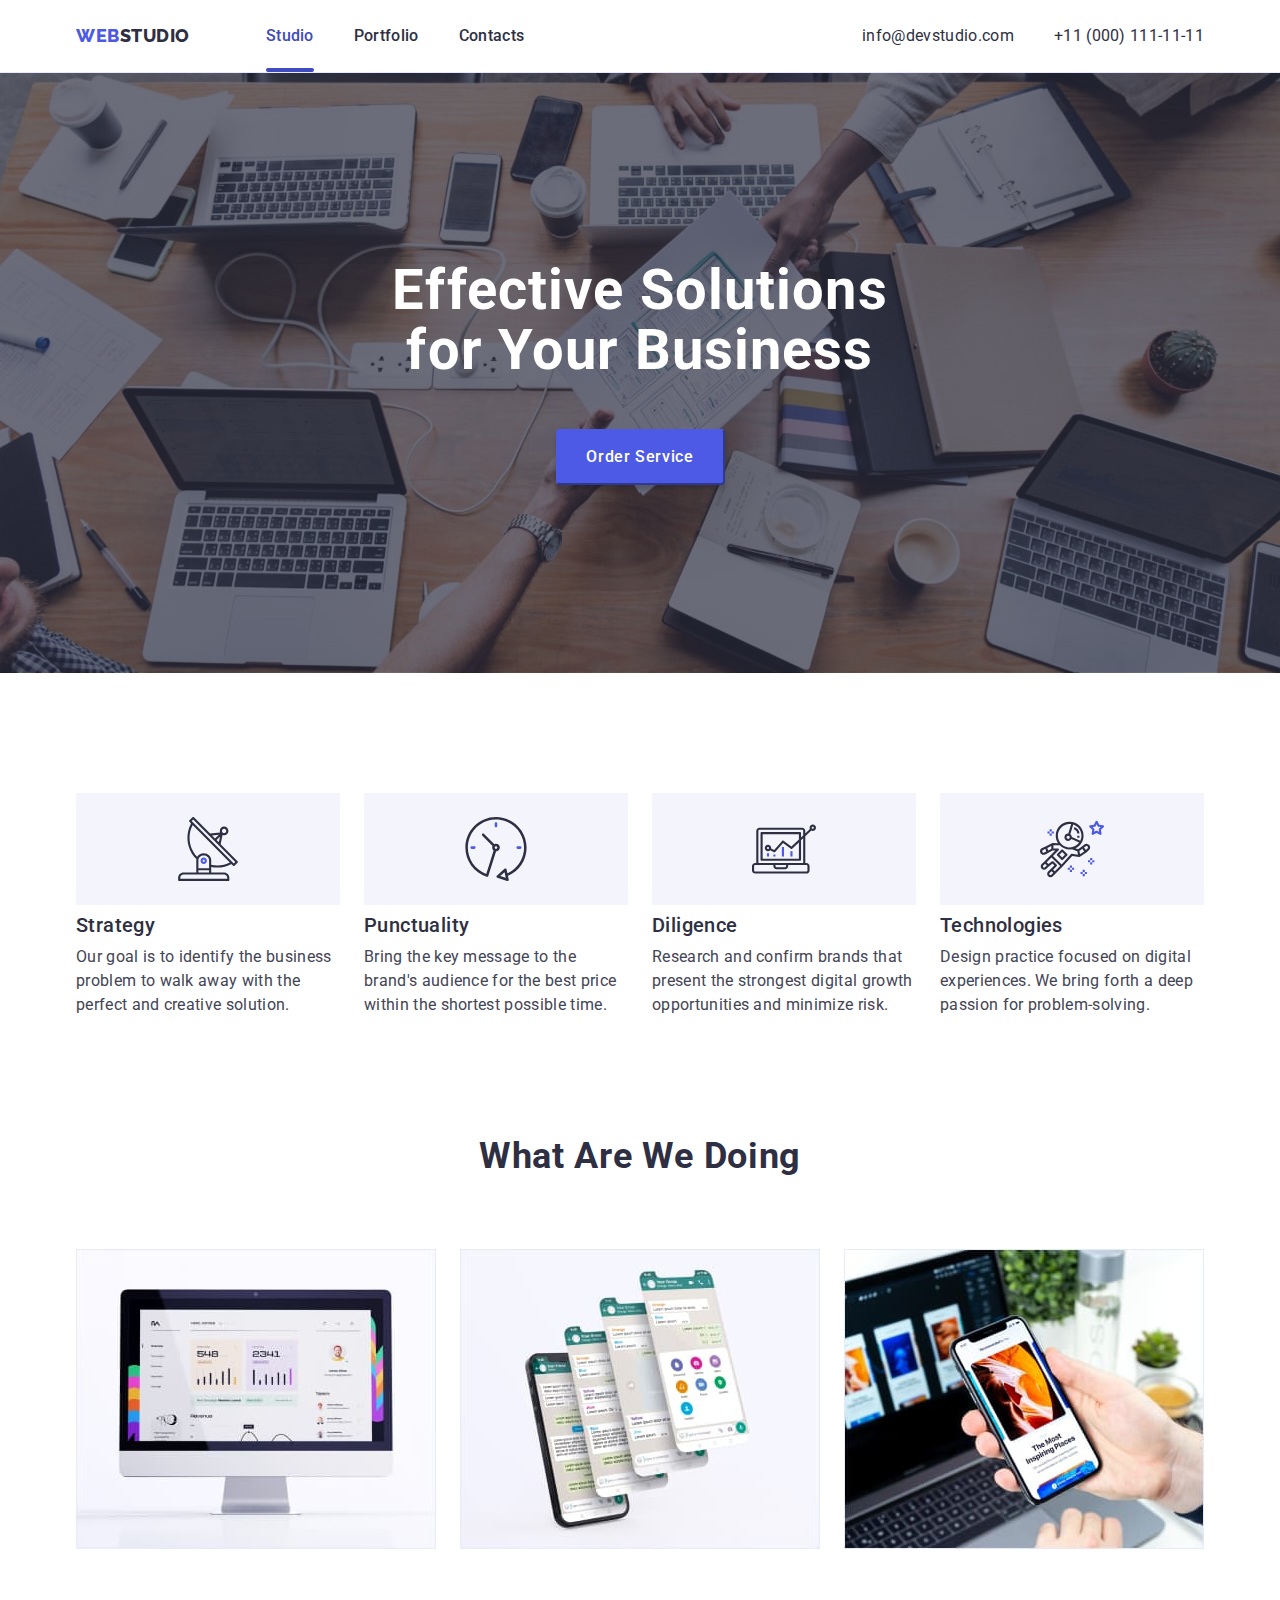
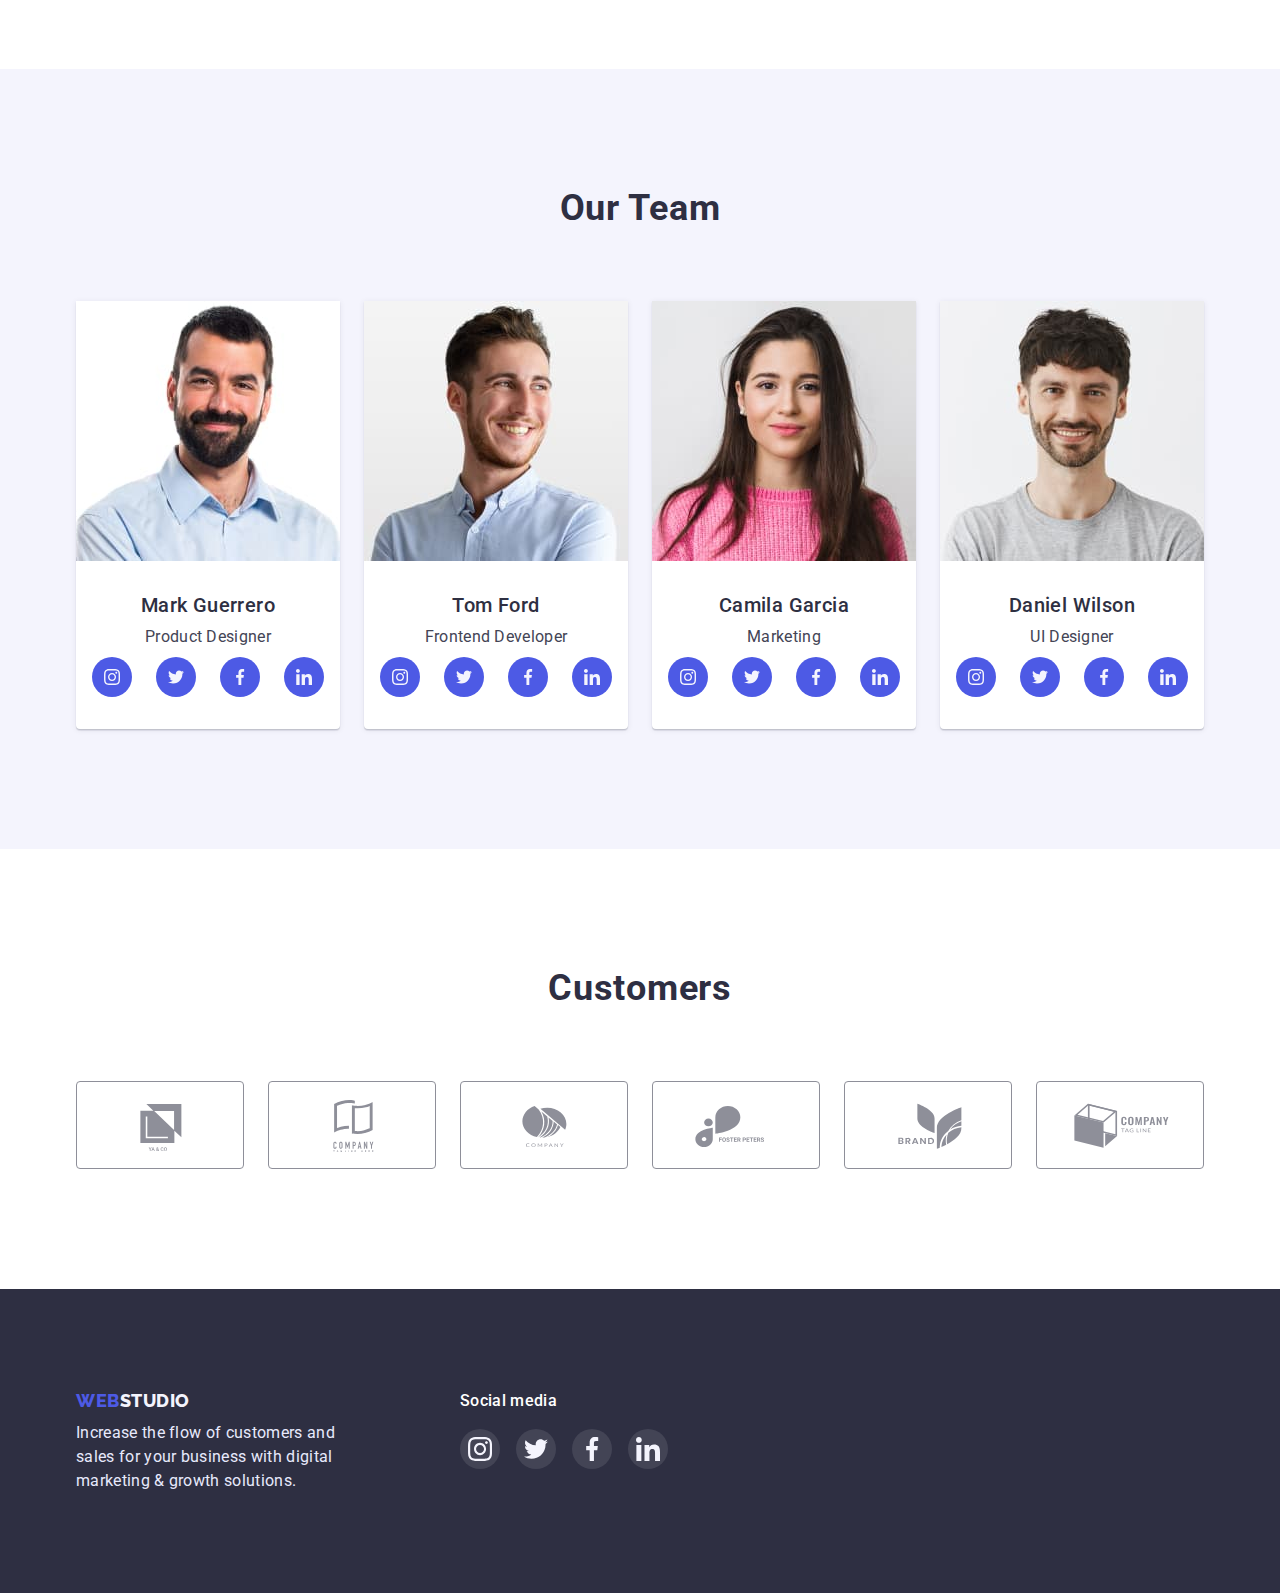
<file: index.html>
<!DOCTYPE html>
<html lang="en">
  <head>
    <meta charset="UTF-8" />
    <meta http-equiv="X-UA-Compatible" content="IE=edge" />
    <meta name="viewport" content="width=device-width, initial-scale=1.0" />

    <link rel="preconnect" href="https://fonts.googleapis.com" />
    <link rel="preconnect" href="https://fonts.gstatic.com" crossorigin />
    <link
      href="https://fonts.googleapis.com/css2?family=Raleway:wght@800&family=Roboto:wght@400;500;700;900&display=swap"
      rel="stylesheet"
    />
    <link
      href=" https://cdn.jsdelivr.net/npm/modern-normalize@1.1.0/modern-normalize.min.css "
      rel="stylesheet"
    />

    <link rel="stylesheet" href="./css/styles.css" />

    <title>Web Studio</title>
  </head>
  <body>
    <header class="main-header">
      <div class="container">
        <nav class="main-nav">
          <a class="link logo-link" href="./index.html"
            >Web<span class="second-part-logo">Studio</span>
          </a>

          <ul class="menu">
            <li class="menu-item">
              <a class="link menu-link current" href="./index.html">Studio</a>
            </li>

            <li class="menu-item">
              <a class="link menu-link" href="./portfolio.html">Portfolio</a>
            </li>

            <li class="menu-item">
              <a class="link menu-link" href="">Contacts</a>
            </li>
          </ul>
        </nav>
        <address>
          <ul class="contacts-list">
            <li class="contacts-item">
              <a class="link contact-link" href="mailto:info@devstudio.com"
                >info@devstudio.com</a
              >
            </li>
            <li class="contacts-item">
              <a class="link contact-link" href="tel:+110001111111"
                >+11 (000) 111-11-11</a
              >
            </li>
          </ul>
        </address>
      </div>
    </header>
    <main>
      <!-- hero -->
      <section class="hero">
        <div class="container">
          <h1 class="hero-title">Effective Solutions for Your Business</h1>
          <button data-modal-open class="order-btn" type="button">
            Order Service
          </button>
        </div>
      </section>
      <!-- Adventages -->
      <section class="advantages">
        <h2 class="visually-hidden">Adventages</h2>
        <div class="container">
          <ul class="advantages-list">
            <li class="advantages-list-item">
              <div class="thumb">
                <svg class="icon" width="64" height="64">
                  <use href="./images/sprite.svg#antenna"></use>
                </svg>
              </div>
              <h3 class="subtitle">Strategy</h3>
              <p class="text">
                Our goal is to identify the business problem to walk away with
                the perfect and creative solution.
              </p>
            </li>

            <li class="advantages-list-item">
              <div class="thumb">
                <svg class="icon" width="64" height="64">
                  <use href="./images/sprite.svg#clock"></use>
                </svg>
              </div>
              <h3 class="subtitle">Punctuality</h3>
              <p class="text">
                Bring the key message to the brand's audience for the best price
                within the shortest possible time.
              </p>
            </li>

            <li class="advantages-list-item">
              <div class="thumb">
                <svg class="icon" width="64" height="64">
                  <use href="./images/sprite.svg#diagram"></use>
                </svg>
              </div>
              <h3 class="subtitle">Diligence</h3>
              <p class="text">
                Research and confirm brands that present the strongest digital
                growth opportunities and minimize risk.
              </p>
            </li>

            <li class="advantages-list-item">
              <div class="thumb">
                <svg class="icon" width="64" height="64">
                  <use href="./images/sprite.svg#astronaut"></use>
                </svg>
              </div>
              <h3 class="subtitle">Technologies</h3>
              <p class="text">
                Design practice focused on digital experiences. We bring forth a
                deep passion for problem-solving.
              </p>
            </li>
          </ul>
        </div>
      </section>
      <!-- what are we doing -->
      <section class="dev-types">
        <div class="container">
          <h2 class="title">What are we doing</h2>
          <ul class="dev-types-list">
            <li class="dev-types-list-item">
              <img
                src="./images/index-img/monitor.jpg"
                alt="desktop monitor"
                width="360"
                height="300"
              />
            </li>

            <li class="dev-types-list-item">
              <img
                src="./images/index-img/mobile.jpg"
                alt="smartphones"
                width="360"
                height="300"
              />
            </li>

            <li class="dev-types-list-item">
              <img
                src="./images/index-img/adaptive.jpg"
                alt="smartphone and laptop"
                width="360"
                height="300"
              />
            </li>
          </ul>
        </div>
      </section>
      <!-- our team -->
      <section class="team">
        <div class="container">
          <h2 class="title">Our Team</h2>
          <ul class="team-list">
            <li class="team-list-item">
              <img
                src="./images/index-img/mark-guerrero.jpg"
                alt="Mark Guerrero's photo"
                width="264"
                height="260"
              />
              <div class="card-content">
                <h3 class="subtitle">Mark Guerrero</h3>
                <p class="text">Product Designer</p>
                <ul class="socials">
                  <li class="socials-item">
                    <a class="social-link" href="">
                      <svg class="icon" width="16" height="16">
                        <use href="./images/sprite.svg#instagram"></use>
                      </svg>
                    </a>
                  </li>

                  <li class="socials-item">
                    <a class="social-link" href=""
                      ><svg class="icon" width="16" height="16">
                        <use href="./images/sprite.svg#twitter"></use>
                      </svg>
                    </a>
                  </li>

                  <li class="socials-item">
                    <a class="social-link" href="">
                      <svg class="icon" width="16" height="16">
                        <use href="./images/sprite.svg#facebook"></use>
                      </svg>
                    </a>
                  </li>

                  <li class="socials-item">
                    <a class="social-link" href="">
                      <svg class="icon" width="16" height="16">
                        <use href="./images/sprite.svg#linkedin"></use>
                      </svg>
                    </a>
                  </li>
                </ul>
              </div>
            </li>

            <li class="team-list-item">
              <img
                src="./images/index-img/tom-ford.jpg"
                alt="Tom Ford's photo"
                width="264"
                height="260"
              />
              <div class="card-content">
                <h3 class="subtitle">Tom Ford</h3>
                <p class="text">Frontend Developer</p>
                <ul class="socials">
                  <li class="socials-item">
                    <a class="social-link" href="">
                      <svg class="icon" width="16" height="16">
                        <use href="./images/sprite.svg#instagram"></use>
                      </svg>
                    </a>
                  </li>

                  <li class="socials-item">
                    <a class="social-link" href=""
                      ><svg class="icon" width="16" height="16">
                        <use href="./images/sprite.svg#twitter"></use>
                      </svg>
                    </a>
                  </li>

                  <li class="socials-item">
                    <a class="social-link" href="">
                      <svg class="icon" width="16" height="16">
                        <use href="./images/sprite.svg#facebook"></use>
                      </svg>
                    </a>
                  </li>

                  <li class="socials-item">
                    <a class="social-link" href="">
                      <svg class="icon" width="16" height="16">
                        <use href="./images/sprite.svg#linkedin"></use>
                      </svg>
                    </a>
                  </li>
                </ul>
              </div>
            </li>

            <li class="team-list-item">
              <img
                src="./images/index-img/camila-garcia.jpg"
                alt="Camila Garcia's photo"
                width="264"
                height="260"
              />
              <div class="card-content">
                <h3 class="subtitle">Camila Garcia</h3>
                <p class="text">Marketing</p>
                <ul class="socials">
                  <li class="socials-item">
                    <a class="social-link" href="">
                      <svg class="icon" width="16" height="16">
                        <use href="./images/sprite.svg#instagram"></use>
                      </svg>
                    </a>
                  </li>

                  <li class="socials-item">
                    <a class="social-link" href=""
                      ><svg class="icon" width="16" height="16">
                        <use href="./images/sprite.svg#twitter"></use>
                      </svg>
                    </a>
                  </li>

                  <li class="socials-item">
                    <a class="social-link" href="">
                      <svg class="icon" width="16" height="16">
                        <use href="./images/sprite.svg#facebook"></use>
                      </svg>
                    </a>
                  </li>

                  <li class="socials-item">
                    <a class="social-link" href="">
                      <svg class="icon" width="16" height="16">
                        <use href="./images/sprite.svg#linkedin"></use>
                      </svg>
                    </a>
                  </li>
                </ul>
              </div>
            </li>

            <li class="team-list-item">
              <img
                src="./images/index-img/daniel-wilson.jpg"
                alt="Daniel Wilson's photo"
                width="264"
                height="260"
              />
              <div class="card-content">
                <h3 class="subtitle">Daniel Wilson</h3>
                <p class="text">UI Designer</p>
                <ul class="socials">
                  <li class="socials-item">
                    <a class="social-link" href="">
                      <svg class="icon" width="16" height="16">
                        <use href="./images/sprite.svg#instagram"></use>
                      </svg>
                    </a>
                  </li>

                  <li class="socials-item">
                    <a class="social-link" href=""
                      ><svg class="icon" width="16" height="16">
                        <use href="./images/sprite.svg#twitter"></use>
                      </svg>
                    </a>
                  </li>

                  <li class="socials-item">
                    <a class="social-link" href="">
                      <svg class="icon" width="16" height="16">
                        <use href="./images/sprite.svg#facebook"></use>
                      </svg>
                    </a>
                  </li>

                  <li class="socials-item">
                    <a class="social-link" href="">
                      <svg class="icon" width="16" height="16">
                        <use href="./images/sprite.svg#linkedin"></use>
                      </svg>
                    </a>
                  </li>
                </ul>
              </div>
            </li>
          </ul>
        </div>
      </section>
      <!-- customers -->
      <section class="customers">
        <div class="container">
          <h2 class="title">Customers</h2>
          <ul class="customers-list">
            <li class="customers-list-item">
              <a class="customer-link" href="">
                <svg class="icon" width="104" height="56">
                  <use href="./images/sprite.svg#client1"></use>
                </svg>
              </a>
            </li>

            <li class="customers-list-item">
              <a class="customer-link" href="">
                <svg class="icon" width="104" height="56">
                  <use href="./images/sprite.svg#client2"></use>
                </svg>
              </a>
            </li>

            <li class="customers-list-item">
              <a class="customer-link" href="">
                <svg class="icon" width="104" height="56">
                  <use href="./images/sprite.svg#client3"></use>
                </svg>
              </a>
            </li>

            <li class="customers-list-item">
              <a class="customer-link" href="">
                <svg class="icon" width="104" height="56">
                  <use href="./images/sprite.svg#client4"></use>
                </svg>
              </a>
            </li>

            <li class="customers-list-item">
              <a class="customer-link" href="">
                <svg class="icon" width="104" height="56">
                  <use href="./images/sprite.svg#client5"></use>
                </svg>
              </a>
            </li>

            <li class="customers-list-item">
              <a class="customer-link" href="">
                <svg class="icon" width="104" height="56">
                  <use href="./images/sprite.svg#client6"></use>
                </svg>
              </a>
            </li>
          </ul>
        </div>
      </section>
    </main>
    <footer class="main-footer">
      <div class="container">
        <div class="text-wraper">
          <a class="logo-link link" href="./index.html"
            >Web<span class="second-part-logo">Studio</span></a
          >
          <p class="slogan text">
            Increase the flow of customers and sales for your business with
            digital marketing & growth solutions.
          </p>
        </div>
        <div class="socials-wraper">
          <h2 class="socials-title">Social media</h2>
          <ul class="socials">
            <li class="socials-item">
              <a class="social-link" href="">
                <svg class="icon" width="24" height="24">
                  <use href="./images/sprite.svg#instagram"></use>
                </svg>
              </a>
            </li>

            <li class="socials-item">
              <a class="social-link" href="">
                <svg class="icon" width="24" height="24">
                  <use href="./images/sprite.svg#twitter"></use>
                </svg>
              </a>
            </li>

            <li class="socials-item">
              <a class="social-link" href="">
                <svg class="icon" width="24" height="24">
                  <use href="./images/sprite.svg#facebook"></use>
                </svg>
              </a>
            </li>

            <li class="socials-item">
              <a class="social-link" href="">
                <svg class="icon" width="24" height="24">
                  <use href="./images/sprite.svg#linkedin"></use>
                </svg>
              </a>
            </li>
          </ul>
        </div>
      </div>
    </footer>
    <div class="backdrop is-hidden" data-modal>
      <div class="modal">
        <button data-modal-close class="close-btn" type="button">
          <svg class="icon" width="8" height="8">
            <use href="./images/sprite.svg#close-black"></use>
          </svg>
        </button>
      </div>
    </div>
    <script src="./js/modal.js"></script>
  </body>
</html>
</file>
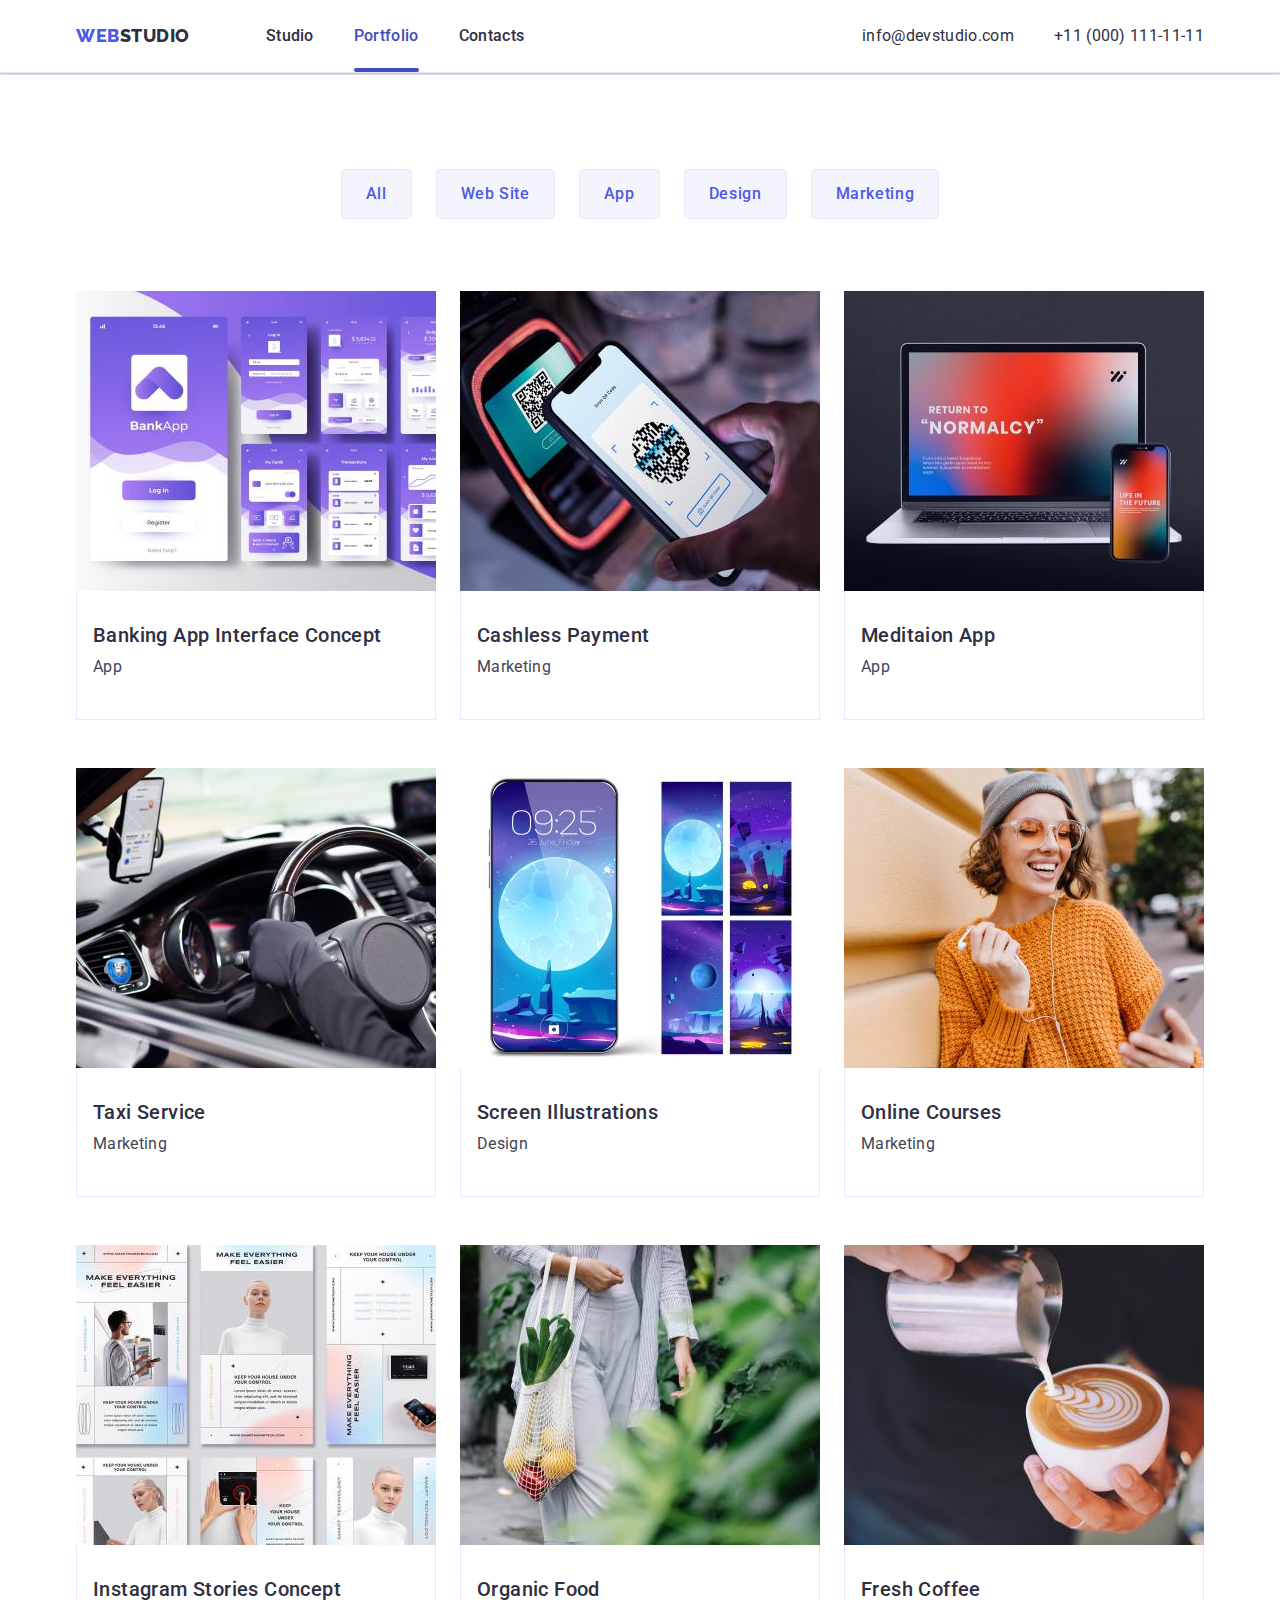
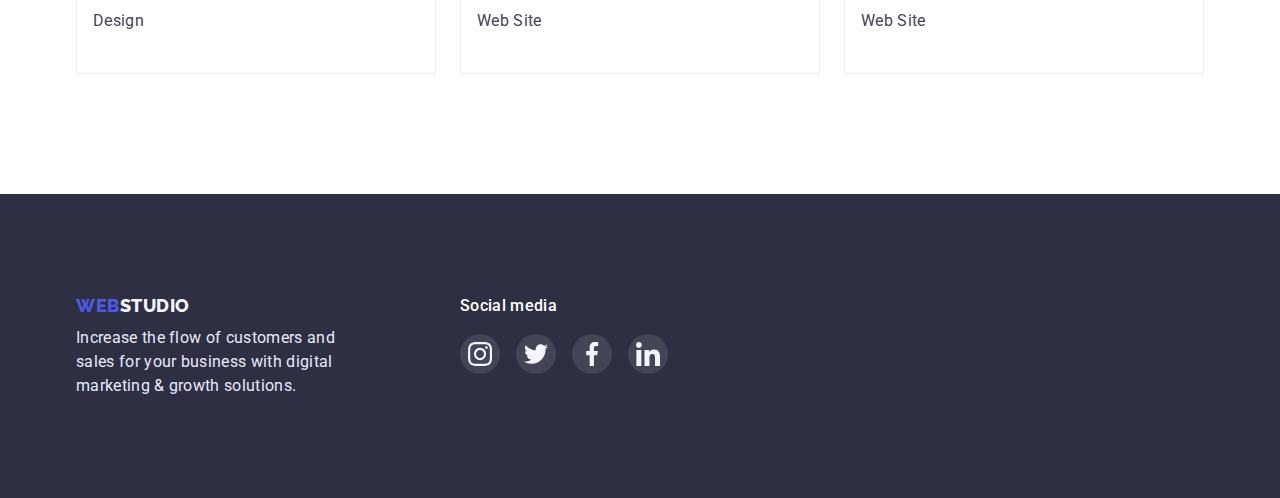
<file: portfolio.html>
<!DOCTYPE html>
<html lang="en">
  <head>
    <meta charset="UTF-8" />
    <meta http-equiv="X-UA-Compatible" content="IE=edge" />
    <meta name="viewport" content="width=device-width, initial-scale=1.0" />

    <link rel="preconnect" href="https://fonts.googleapis.com" />
    <link rel="preconnect" href="https://fonts.gstatic.com" crossorigin />
    <link
      href="https://fonts.googleapis.com/css2?family=Raleway:wght@800&family=Roboto:wght@400;500;700;900&display=swap"
      rel="stylesheet"
    />
    <link
      href=" https://cdn.jsdelivr.net/npm/modern-normalize@1.1.0/modern-normalize.min.css "
      rel="stylesheet"
    />

    <link rel="stylesheet" href="./css/styles.css" />
    <title>Portfolio</title>
  </head>
  <body>
    <header class="main-header">
      <div class="container">
        <nav class="main-nav">
          <div class="logo-wraper">
            <a class="link logo-link" href="./index.html"
              >Web<span class="second-part-logo">Studio</span>
            </a>
          </div>

          <ul class="menu">
            <li class="menu-item">
              <a class="link menu-link" href="./index.html">Studio</a>
            </li>

            <li class="menu-item">
              <a class="link menu-link current" href="./portfolio.html"
                >Portfolio</a
              >
            </li>

            <li class="menu-item">
              <a class="link menu-link" href="">Contacts</a>
            </li>
          </ul>
        </nav>
        <address>
          <ul class="contacts-list">
            <li class="contacts-item">
              <a class="link contact-link" href="mailto:info@devstudio.com"
                >info@devstudio.com</a
              >
            </li>
            <li class="contacts-item">
              <a class="link contact-link" href="tel:+110001111111"
                >+11 (000) 111-11-11</a
              >
            </li>
          </ul>
        </address>
      </div>
    </header>
    <main>
      <h1 class="visually-hidden">Portfolio galery</h1>
      <section class="galery">
        <div class="container">
          <ul class="filter">
            <li class="filter-item">
              <button class="filter-btn" type="button">All</button>
            </li>
            <li class="filter-item">
              <button class="filter-btn" type="button">Web Site</button>
            </li>
            <li class="filter-item">
              <button class="filter-btn" type="button">App</button>
            </li>
            <li class="filter-item">
              <button class="filter-btn" type="button">Design</button>
            </li>
            <li class="filter-item">
              <button class="filter-btn" type="button">Marketing</button>
            </li>
          </ul>
          <ul class="galery-list">
            <li class="galery-item">
              <a class="link" href="">
                <div class="img-thumb">
                  <img
                    src="./images/portfolio-img/banking-app.jpg"
                    alt="banking application design"
                  />
                  <div class="card-overlay">
                    <p class="text">
                      14 Stylish and User-Friendly App Design Concepts · Task
                      Manager App · Calorie Tracker App · Exotic Fruit Ecommerce
                      App · Cloud Storage App
                    </p>
                  </div>
                </div>
                <div class="card-content">
                  <h3 class="subtitle">Banking App Interface Concept</h3>
                  <p class="text">App</p>
                </div>
              </a>
            </li>

            <li class="galery-item">
              <a class="link" href="">
                <div class="img-thumb">
                  <img
                    src="./images/portfolio-img/cashless-payment.jpg"
                    alt="smartphone payment"
                  />
                  <div class="card-overlay">
                    <p class="text">
                      14 Stylish and User-Friendly App Design Concepts · Task
                      Manager App · Calorie Tracker App · Exotic Fruit Ecommerce
                      App · Cloud Storage App
                    </p>
                  </div>
                </div>
                <div class="card-content">
                  <h3 class="subtitle">Cashless Payment</h3>
                  <p class="text">Marketing</p>
                </div>
              </a>
            </li>

            <li class="galery-item">
              <a class="link" href="">
                <div class="img-thumb">
                  <img
                    src="./images/portfolio-img/meditation-app.jpg"
                    alt="laptop screen"
                    width="360"
                    height="300"
                  />
                  <div class="card-overlay">
                    <p class="text">
                      14 Stylish and User-Friendly App Design Concepts · Task
                      Manager App · Calorie Tracker App · Exotic Fruit Ecommerce
                      App · Cloud Storage App
                    </p>
                  </div>
                </div>
                <div class="card-content">
                  <h3 class="subtitle">Meditaion App</h3>
                  <p class="text">App</p>
                </div>
              </a>
            </li>

            <li class="galery-item">
              <a class="link" href="">
                <div class="img-thumb">
                  <img
                    src="./images/portfolio-img/taxi.jpg"
                    alt="inside taxi cab"
                    width="360"
                    height="300"
                  />
                  <div class="card-overlay">
                    <p class="text">
                      14 Stylish and User-Friendly App Design Concepts · Task
                      Manager App · Calorie Tracker App · Exotic Fruit Ecommerce
                      App · Cloud Storage App
                    </p>
                  </div>
                </div>
                <div class="card-content">
                  <h3 class="subtitle">Taxi Service</h3>
                  <p class="text">Marketing</p>
                </div>
              </a>
            </li>

            <li class="galery-item">
              <a class="link" href="">
                <div class="img-thumb">
                  <img
                    src="./images/portfolio-img/screen-illustration.jpg"
                    alt="smartphone screens"
                    width="360"
                    height="300"
                  />
                  <div class="card-overlay">
                    <p class="text">
                      14 Stylish and User-Friendly App Design Concepts · Task
                      Manager App · Calorie Tracker App · Exotic Fruit Ecommerce
                      App · Cloud Storage App
                    </p>
                  </div>
                </div>
                <div class="card-content">
                  <h3 class="subtitle">Screen Illustrations</h3>
                  <p class="text">Design</p>
                </div>
              </a>
            </li>

            <li class="galery-item">
              <a class="link" href="">
                <div class="img-thumb">
                  <img
                    src="./images/portfolio-img/online-courses.jpg"
                    alt="girl studying online"
                    width="360"
                    height="300"
                  />
                  <div class="card-overlay">
                    <p class="text">
                      14 Stylish and User-Friendly App Design Concepts · Task
                      Manager App · Calorie Tracker App · Exotic Fruit Ecommerce
                      App · Cloud Storage App
                    </p>
                  </div>
                </div>
                <div class="card-content">
                  <h3 class="subtitle">Online Courses</h3>
                  <p class="text">Marketing</p>
                </div>
              </a>
            </li>

            <li class="galery-item">
              <a class="link" href="">
                <div class="img-thumb">
                  <img
                    src="./images/portfolio-img/instagram-stories.jpg"
                    alt="instagram stories design"
                    width="360"
                    height="300"
                  />
                  <div class="card-overlay">
                    <p class="text">
                      14 Stylish and User-Friendly App Design Concepts · Task
                      Manager App · Calorie Tracker App · Exotic Fruit Ecommerce
                      App · Cloud Storage App
                    </p>
                  </div>
                </div>
                <div class="card-content">
                  <h3 class="subtitle">Instagram Stories Concept</h3>
                  <p class="text">Design</p>
                </div>
              </a>
            </li>

            <li class="galery-item">
              <a class="link" href="">
                <div class="img-thumb">
                  <img
                    src="./images/portfolio-img/organic-food.jpg"
                    alt="vegetables in the bag"
                    width="360"
                    height="300"
                  />
                  <div class="card-overlay">
                    <p class="text">
                      14 Stylish and User-Friendly App Design Concepts · Task
                      Manager App · Calorie Tracker App · Exotic Fruit Ecommerce
                      App · Cloud Storage App
                    </p>
                  </div>
                </div>
                <div class="card-content">
                  <h3 class="subtitle">Organic Food</h3>
                  <p class="text">Web Site</p>
                </div>
              </a>
            </li>

            <li class="galery-item">
              <a class="link" href="">
                <div class="img-thumb">
                  <img
                    src="./images/portfolio-img/fresh-coffee.jpg"
                    alt="a cup of fresh coffee"
                    width="360"
                    height="300"
                  />
                  <div class="card-overlay">
                    <p class="text">
                      14 Stylish and User-Friendly App Design Concepts · Task
                      Manager App · Calorie Tracker App · Exotic Fruit Ecommerce
                      App · Cloud Storage App
                    </p>
                  </div>
                </div>
                <div class="card-content">
                  <h3 class="subtitle">Fresh Coffee</h3>
                  <p class="text">Web Site</p>
                </div>
              </a>
            </li>
          </ul>
        </div>
      </section>
    </main>
    <footer class="main-footer">
      <div class="container">
        <div class="text-wraper">
          <a class="logo-link link" href="./index.html"
            >Web<span class="second-part-logo">Studio</span></a
          >
          <p class="slogan text">
            Increase the flow of customers and sales for your business with
            digital marketing & growth solutions.
          </p>
        </div>
        <div class="socials-wraper">
          <h2 class="socials-title">Social media</h2>
          <ul class="socials">
            <li class="socials-item">
              <a class="social-link" href="">
                <svg class="icon" width="24" height="24">
                  <use href="./images/sprite.svg#instagram"></use>
                </svg>
              </a>
            </li>

            <li class="socials-item">
              <a class="social-link" href=""
                ><svg class="icon" width="24" height="24">
                  <use href="./images/sprite.svg#twitter"></use>
                </svg>
              </a>
            </li>

            <li class="socials-item">
              <a class="social-link" href="">
                <svg class="icon" width="24" height="24">
                  <use href="./images/sprite.svg#facebook"></use>
                </svg>
              </a>
            </li>

            <li class="socials-item">
              <a class="social-link" href="">
                <svg class="icon" width="24" height="24">
                  <use href="./images/sprite.svg#linkedin"></use>
                </svg>
              </a>
            </li>
          </ul>
        </div>
      </div>
    </footer>
  </body>
</html>
</file>
<file: css/styles.css>
:root {
  --primary-color: #434455;
  --secondary-color: #2e2f42;
  --iris: #4d5ae5;
  --accent-color: #404bbf;
  --green: #31d0aa;
  --light-slate: #8e8f99;
  --cornflower: #e7e9fc;
  --cloud: #f4f4fd;
  --navy-blue-modal: rgba(46, 47, 66, 0.4);
  --grey: rgba(46, 47, 66, 0.7);
  --clr-white: #ffffff;
  --clr-modal-bacground: #fcfcfc;
  --time-function: cubic-bezier(0.4, 0, 0.2, 1);
}

body {
  margin: 0;
  color: var(--primary-color);
  background-color: var(--clr-white);
  font-family: 'Roboto', sans-serif;
}

/* сброс стилей */
ul,
ol {
  list-style-type: none;
  margin: 0;
  padding: 0;
}

h1,
h2,
h3,
p {
  margin-top: 0;
  margin-bottom: 0;
}

.link {
  color: inherit;
  text-decoration: none;
}

img {
  display: block;
  max-width: 100%;
  height: auto;
}

.visually-hidden {
  position: absolute;
  width: 1px;
  height: 1px;
  margin: -1px;
  border: 0;
  padding: 0;
  white-space: nowrap;
  clip-path: inset(100%);
  clip: rect(0 0 0 0);
  overflow: hidden;
}

.container {
  max-width: 1158px;
  padding: 0 15px;
  margin: 0 auto;
}

/* HEADER */

.main-header {
  border-bottom: 1px solid var(--cornflower);
  box-shadow: 0px 2px 1px rgba(46, 47, 66, 0.08),
    0px 1px 1px rgba(46, 47, 66, 0.16), 0px 1px 6px rgba(46, 47, 66, 0.08);
}

.main-header > .container {
  display: flex;
}

.main-nav {
  display: flex;
}

.logo-link {
  display: block;
  padding: 24px 0;

  color: var(--iris);
  font-family: 'Raleway', sans-serif;
  font-weight: 800;
  font-size: 18px;
  line-height: 1.33;
  text-transform: uppercase;
  letter-spacing: 0.03em;
}

.second-part-logo {
  color: var(--secondary-color);
}

.menu {
  display: flex;
  margin-left: 76px;
}

.menu-item:not(:first-child),
.contacts-item:not(:first-child) {
  margin-left: 40px;
}

.menu-link {
  display: block;
  padding: 24px 0;

  color: var(--secondary-color);

  font-weight: 500;
  font-size: 16px;
  line-height: 1.5;
  letter-spacing: 0.02em;

  transition: color 250ms var(--time-function);
}

.menu-link.current {
  position: relative;
  color: var(--accent-color);
}

.menu-link.current::after {
  content: '';
  display: block;
  position: absolute;
  bottom: 0;
  height: 4px;
  width: 100%;
  border-radius: 2px;
  background-color: var(--accent-color);
}

.menu-link:hover,
.menu-link:focus {
  color: var(--accent-color);
}

address {
  margin-left: auto;
}

.contacts-list {
  display: flex;
}

.contact-link {
  display: block;
  padding: 24px 0;

  color: var(--secondary-color);
  font-weight: 400;
  font-style: normal;
  font-size: 16px;
  line-height: 1.5;
  letter-spacing: 0.02em;
  white-space: nowrap;

  transition: color 250ms var(--time-function);
}

.contact-link:hover,
.contact-link:focus {
  color: var(--accent-color);
}

/* INDEX MAIN */

.title {
  margin-bottom: 72px;

  color: var(--secondary-color);
  font-weight: 700;
  font-size: 36px;
  line-height: 1.11;
  letter-spacing: 0.02em;
  text-align: center;
  text-transform: capitalize;
}

.subtitle {
  margin-bottom: 8px;

  font-weight: 500;
  font-size: 20px;
  line-height: 1.2;
  letter-spacing: 0.02em;
  color: var(--secondary-color);
}

.text {
  font-size: 16px;
  line-height: 1.5;
  letter-spacing: 0.02em;
}

section {
  padding: 120px 0;
}

/* HERO */

.hero {
  max-width: 1440px;
  max-height: 600px;
  padding-top: 188px;
  padding-bottom: 188px;
  margin: 0 auto;

  text-align: center;

  background-color: var(--primary-color);
  background-image: linear-gradient(
      to right,
      rgba(46, 47, 66, 0.7),
      rgba(46, 47, 66, 0.7)
    ),
    url(../images/index-img/hero-bkg.jpg);
  background-repeat: no-repeat;
  background-position: center;
  background-size: cover;
}

.hero-title {
  color: var(--clr-white);
  max-width: 496px;
  margin: 0 auto 48px;
  font-weight: 700;
  font-size: 56px;
  line-height: 1.07;
  letter-spacing: 0.02em;
}

.order-btn {
  height: 56px;
  width: 169px;
  border-radius: 4px;
  box-shadow: 0px 4px 4px rgba(0, 0, 0, 0.15);

  color: var(--clr-white);
  border-color: var(--iris);
  background-color: var(--iris);

  text-align: center;
  font-weight: 500;
  font-size: 16px;
  line-height: 1.5;
  letter-spacing: 0.04em;
  cursor: pointer;

  transition-property: background-color, border-color;
  transition-duration: 250ms;
  transition-timing-function: var(--time-function);
}

.order-btn:hover,
.order-btn:focus {
  background-color: var(--accent-color);
  border-color: var(--accent-color);
}

/* ADVENTAGES */

.advantages-list {
  display: flex;
  justify-content: space-between;
}

.advantages-list-item {
  flex-basis: calc((100% - 24px * 3) / 4);
}

.advantages .thumb {
  min-height: 112px;
  display: flex;
  justify-content: center;
  align-items: center;
  margin-bottom: 8px;

  background-color: var(--cloud);
}

/* What are we doing */

.dev-types {
  padding-top: 0;
}

.dev-types-list {
  display: flex;
  justify-content: space-between;
}

/* OUR TEAM */

.team {
  background-color: var(--cloud);
}

.team-list {
  display: flex;
  justify-content: space-between;
}

.team-list-item {
  background-color: var(--clr-white);
  flex-basis: calc((100% - 24px * 3) / 4);

  box-shadow: 0px 1px 6px rgba(46, 47, 66, 0.08),
    0px 1px 1px rgba(46, 47, 66, 0.16), 0px 2px 1px rgba(46, 47, 66, 0.08);
  border-radius: 0px 0px 4px 4px;
}

.card-content {
  padding: 32px 16px;
  text-align: center;
}

.card-content > .text {
  margin-bottom: 8px;
}

.socials {
  display: flex;
  justify-content: space-between;
}

.socials-item {
  flex-basis: calc((100% - 24px * 3) / 4);
}

.social-link {
  display: flex;
  justify-content: center;
  align-items: center;

  min-height: 40px;
  min-width: 40px;
  border-radius: 50%;
  background-color: var(--iris);
}

.team .social-link {
  color: var(--iris);
  transition: background-color 250ms var(--time-function);
}

.team .social-link:hover,
.team .social-link:focus {
  background-color: var(--accent-color);
}

/* CUSTOMERS */

.customers-list {
  display: flex;
  justify-content: space-between;
}

.customers-list-item {
  flex-basis: calc((100% - 24px * 5) / 6);
}

.customer-link {
  color: var(--light-slate);
  display: flex;
  min-height: 88px;
  justify-content: center;
  align-items: center;
  border: 1px solid var(--light-slate);
  border-radius: 4px;

  transition-property: color, border-color;
  transition-duration: 250ms;
  transition-timing-function: var(--time-function);
}

.customers .icon {
  fill: currentColor;
}

.customer-link:hover,
.customer-link:focus {
  color: var(--accent-color);
  border-color: currentColor;
}

/* FOOTER */

.main-footer {
  background-color: var(--secondary-color);
  padding: 100px 0;
}

.main-footer > .container {
  display: flex;
}

.text-wraper {
  max-width: 264px;
}

.main-footer .logo-link {
  padding: 0;
  margin-bottom: 8px;
}

.main-footer .second-part-logo {
  color: var(--cloud);
}

.slogan {
  color: var(--cornflower);
}

.socials-wraper {
  min-width: 208px;
  margin-left: 120px;
  margin-right: auto;
}

.socials-title {
  margin-bottom: 16px;

  color: var(--clr-white);
  font-weight: 500;
  font-size: 16px;
  line-height: 1.5;
  letter-spacing: 0.02em;
}

.main-footer .social-link {
  background-color: var(--primary-color);
  transition: background-color 250ms cubic-bezier(0.4, 0, 0.2, 1);
}

.main-footer .social-link:hover,
.main-footer .social-link:focus {
  background-color: var(--green);
}

/* MODAL WINDOW */

.backdrop {
  position: fixed;
  top: 0;
  left: 0;
  width: 100vw;
  height: 100vh;
  background-color: var(--navy-blue-modal);

  transition: opacity 250ms cubic-bezier(0.4, 0, 0.2, 1);
}

.backdrop.is-hidden {
  opacity: 0;
  pointer-events: none;
}

.modal {
  position: absolute;
  top: 50%;
  left: 50%;
  transform: translate(-50%, -50%);

  min-width: 408px;
  min-height: 576px;

  background-color: var(--clr-modal-bacground);
  box-shadow: 0px 1px 1px rgba(0, 0, 0, 0.14), 0px 1px 3px rgba(0, 0, 0, 0.12),
    0px 2px 1px rgba(0, 0, 0, 0.2);
  border-radius: 4px;

  transition: opacity 250ms cubic-bezier(0.4, 0, 0.2, 1);
}

.close-btn {
  position: absolute;
  top: 24px;
  right: 24px;

  display: flex;
  justify-content: center;
  align-items: center;

  width: 24px;
  height: 24px;
  border: 1px solid rgba(0, 0, 0, 0.1);
  border-radius: 50%;

  cursor: pointer;
}

/* PORTFOLIO MAIN*/

.galery {
  padding-top: 96px;
}

.filter-btn {
  padding: 12px 24px;

  font-weight: 500;
  font-size: 16px;
  line-height: 1.5;
  letter-spacing: 0.04em;

  color: var(--iris);
  background-color: var(--cloud);
  border: 1px solid var(--cornflower);
  border-radius: 4px;

  cursor: pointer;
  transition-property: color, background-color, border-color, box-shadow;
  transition-duration: 250ms;
  transition-timing-function: var(--time-function);
}

.filter-btn:hover,
.filter-btn:focus {
  color: var(--clr-white);
  background-color: var(--accent-color);
  border-color: var(--accent-color);
  box-shadow: 0px 3px 1px rgba(0, 0, 0, 0.1), 0px 2px 1px rgba(0, 0, 0, 0.08),
    0px 2px 2px rgba(0, 0, 0, 0.12);
}

.filter-item:not(:first-child) {
  margin-left: 24px;
}

.filter {
  display: flex;
  justify-content: center;
  margin-bottom: 72px;
}

.galery-list {
  display: flex;
  flex-wrap: wrap;
  gap: 48px 24px;
}

.galery-item {
  flex-basis: calc((100% - 2 * 24px) / 3);
  transition: box-shadow 250ms cubic-bezier(0.4, 0, 0.2, 1);
}

.img-thumb {
  position: relative;
  overflow: hidden;
}

.card-overlay {
  position: absolute;
  bottom: -100%;
  width: 100%;
  min-height: 300px;
  padding: 40px 32px 0;

  background-color: var(--iris);

  transition: transform 250ms cubic-bezier(0.4, 0, 0.2, 1);
}

.card-overlay > .text {
  color: var(--cloud);
}

.galery-item > .link {
  display: block;
}

.galery-item > .link:hover .card-overlay,
.galery-item > .link:focus .card-overlay {
  transform: translateY(-100%);
}

.galery-item > .link:hover,
.galery-item > .link:focus {
  box-shadow: 0px 1px 6px rgba(46, 47, 66, 0.08),
    0px 1px 1px rgba(46, 47, 66, 0.16), 0px 2px 1px rgba(46, 47, 66, 0.08);
}

.galery-item .card-content {
  text-align: left;
  border-bottom: 1px solid var(--cornflower);
  border-left: 1px solid var(--cornflower);
  border-right: 1px solid var(--cornflower);
}
</file>
